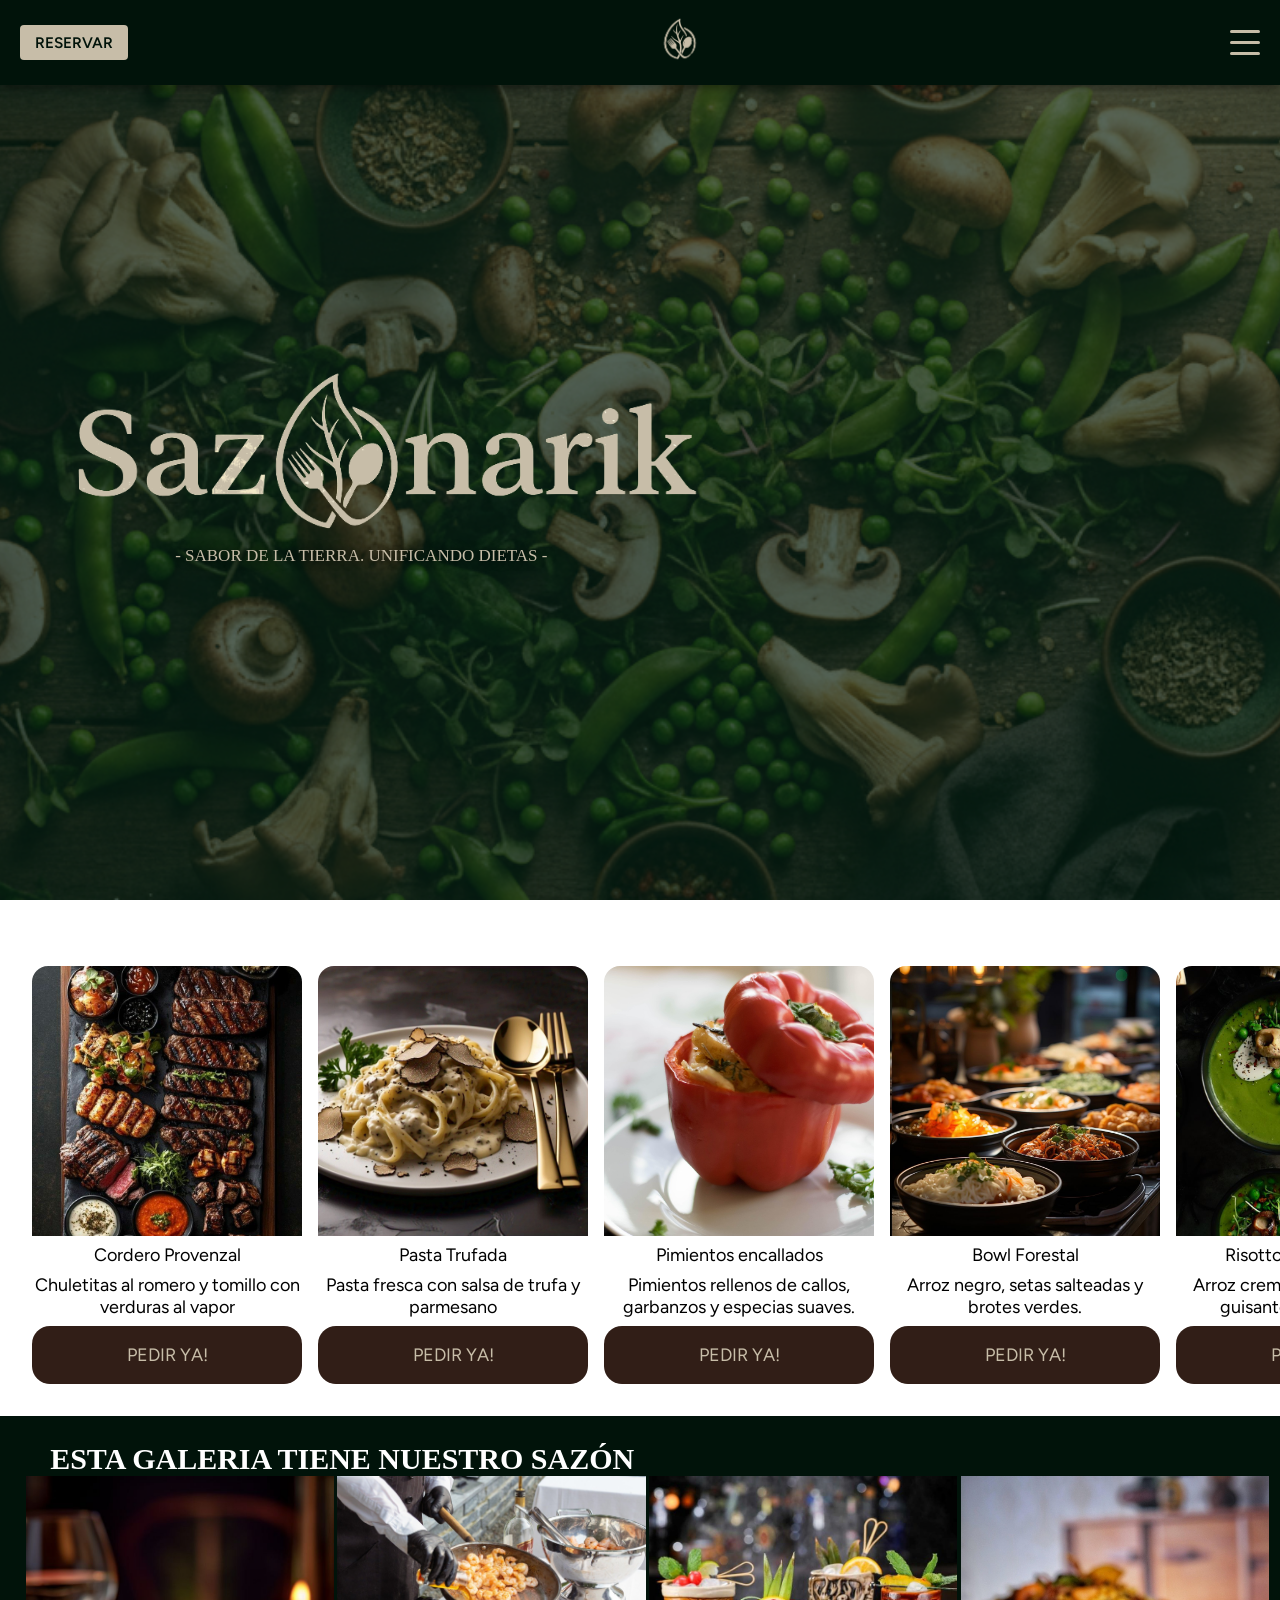
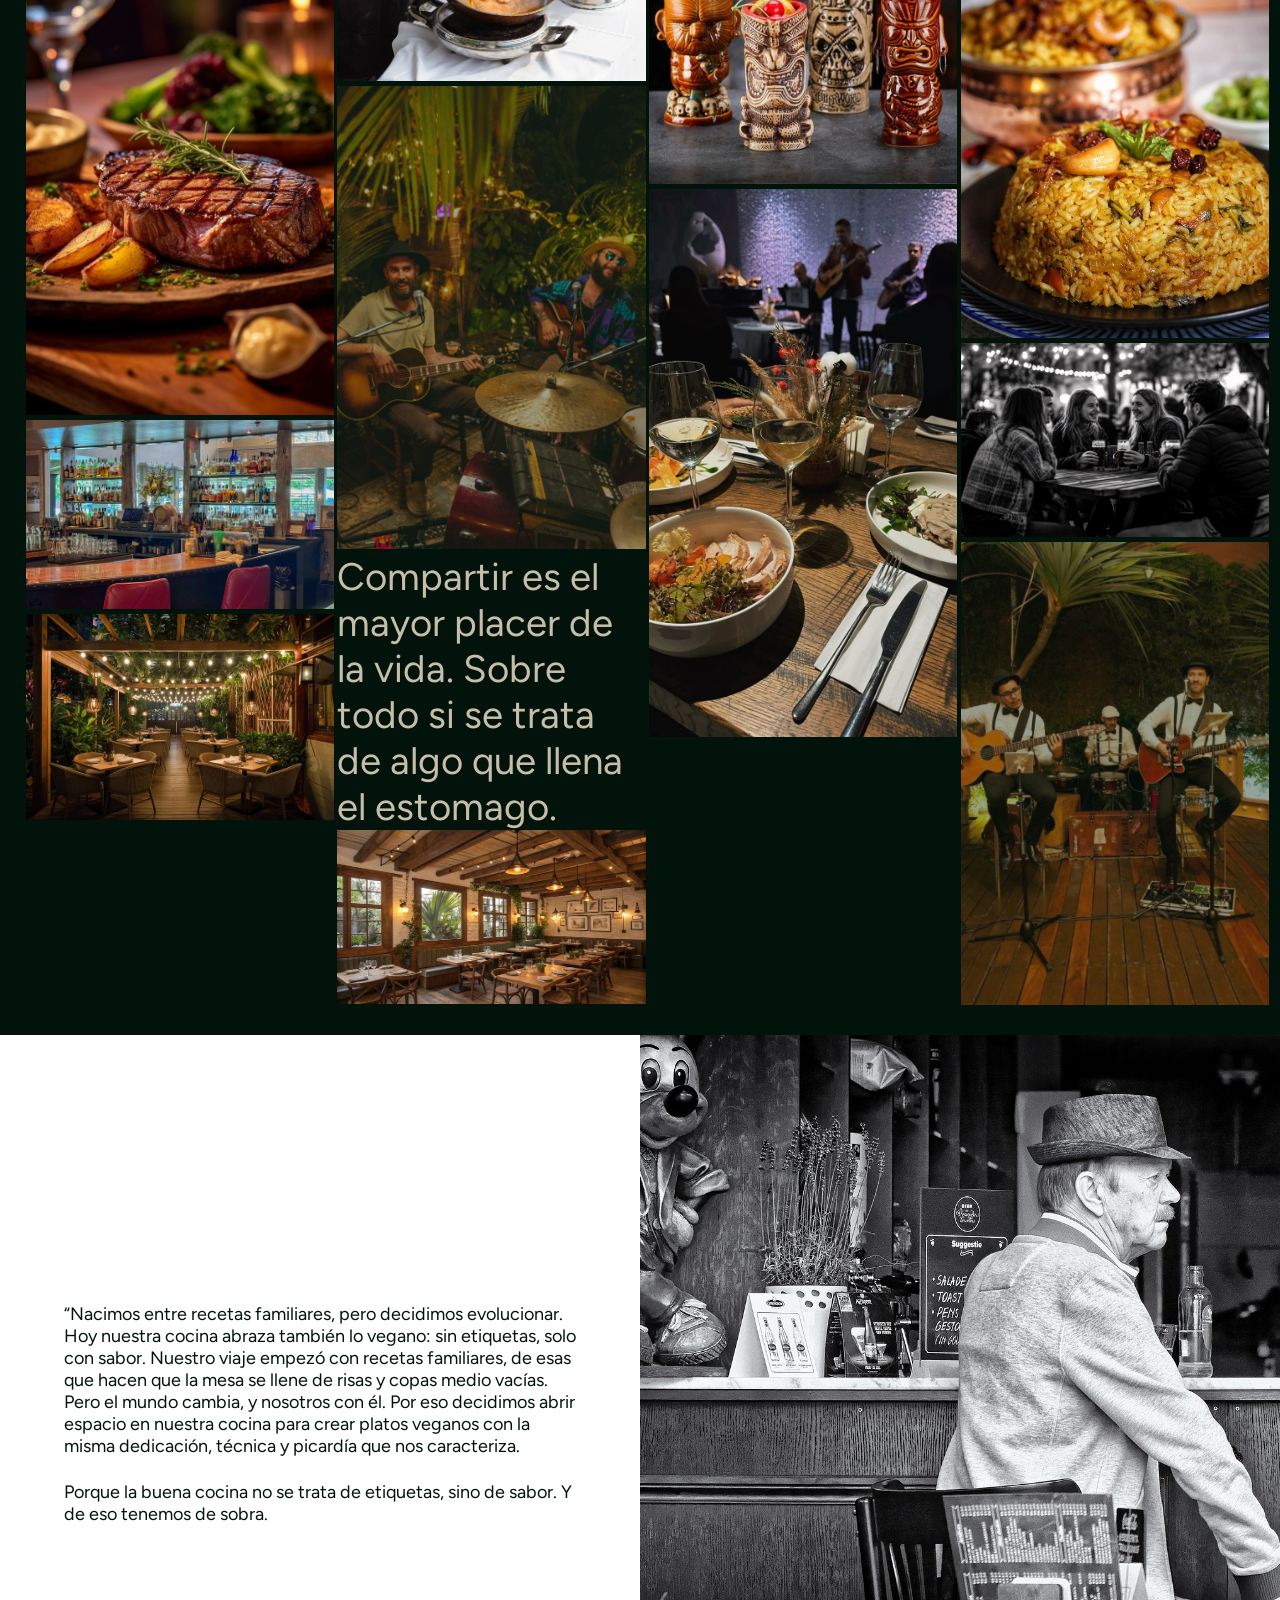
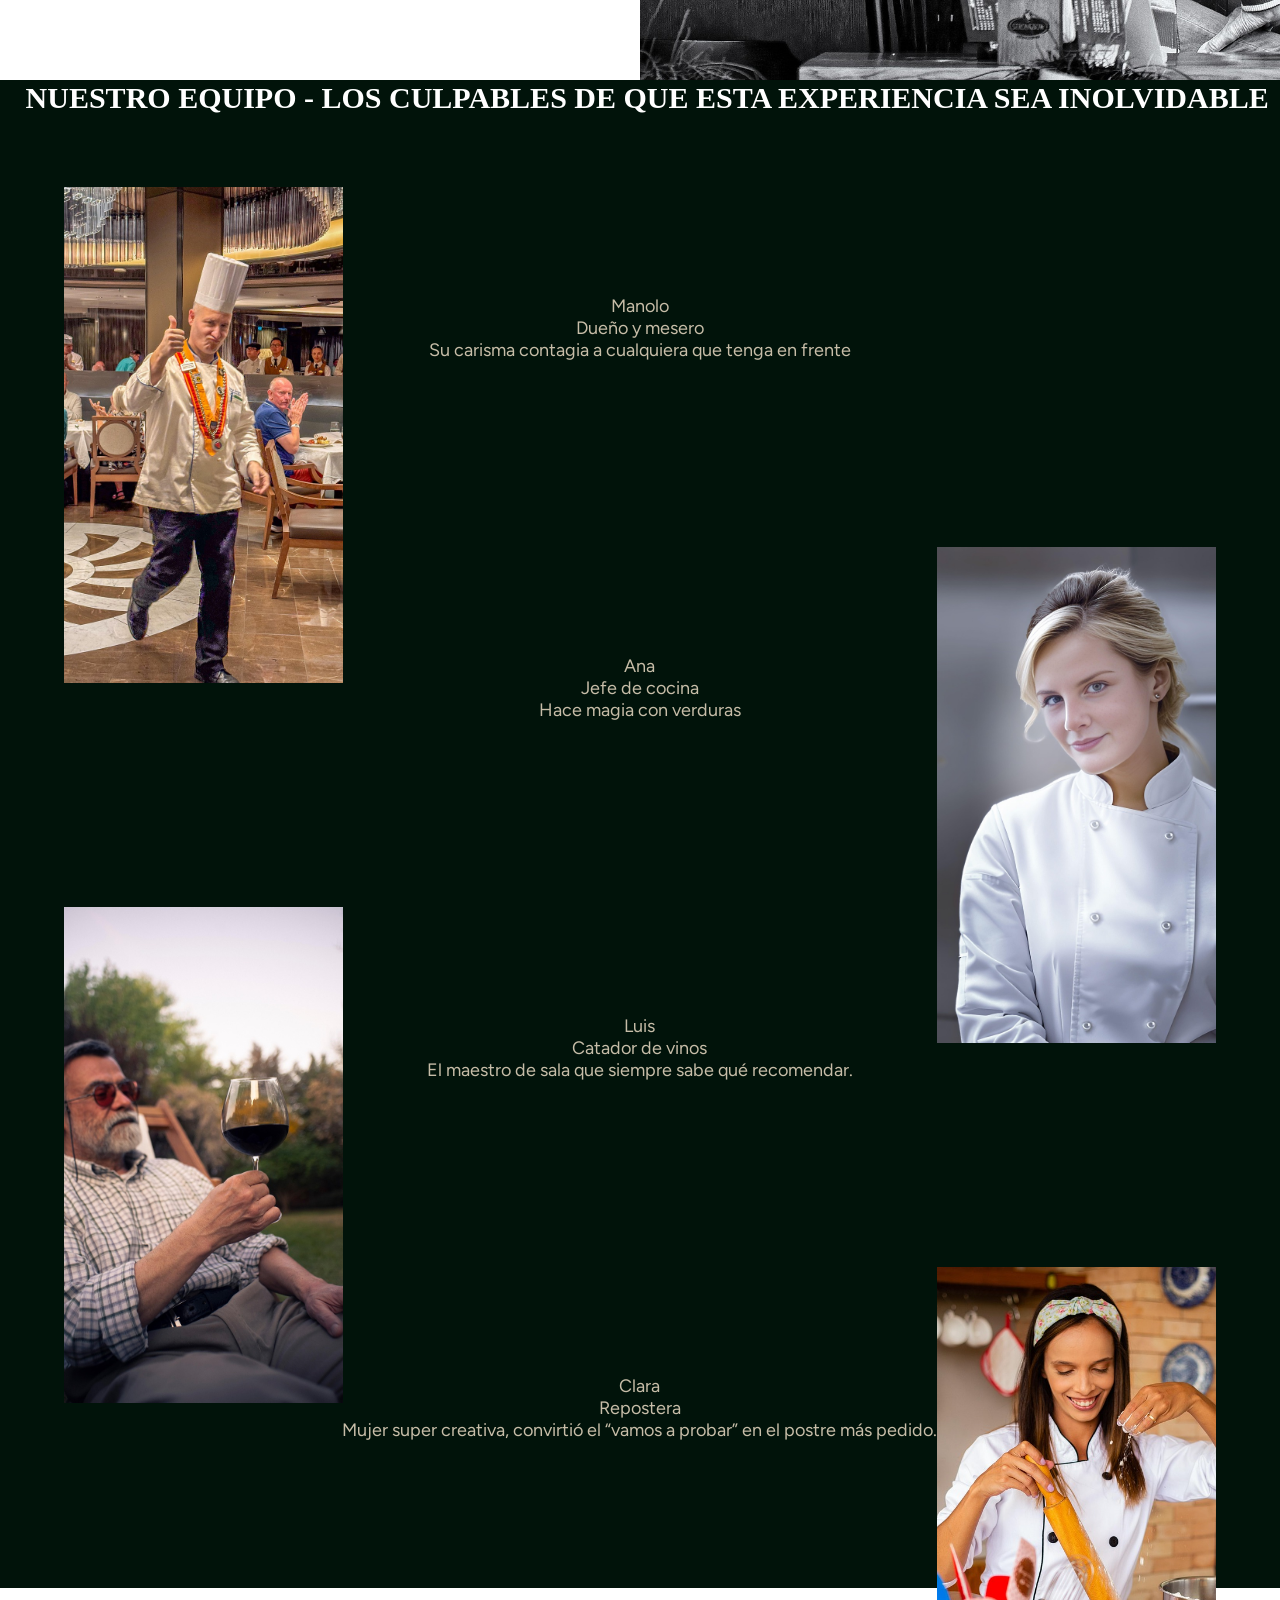
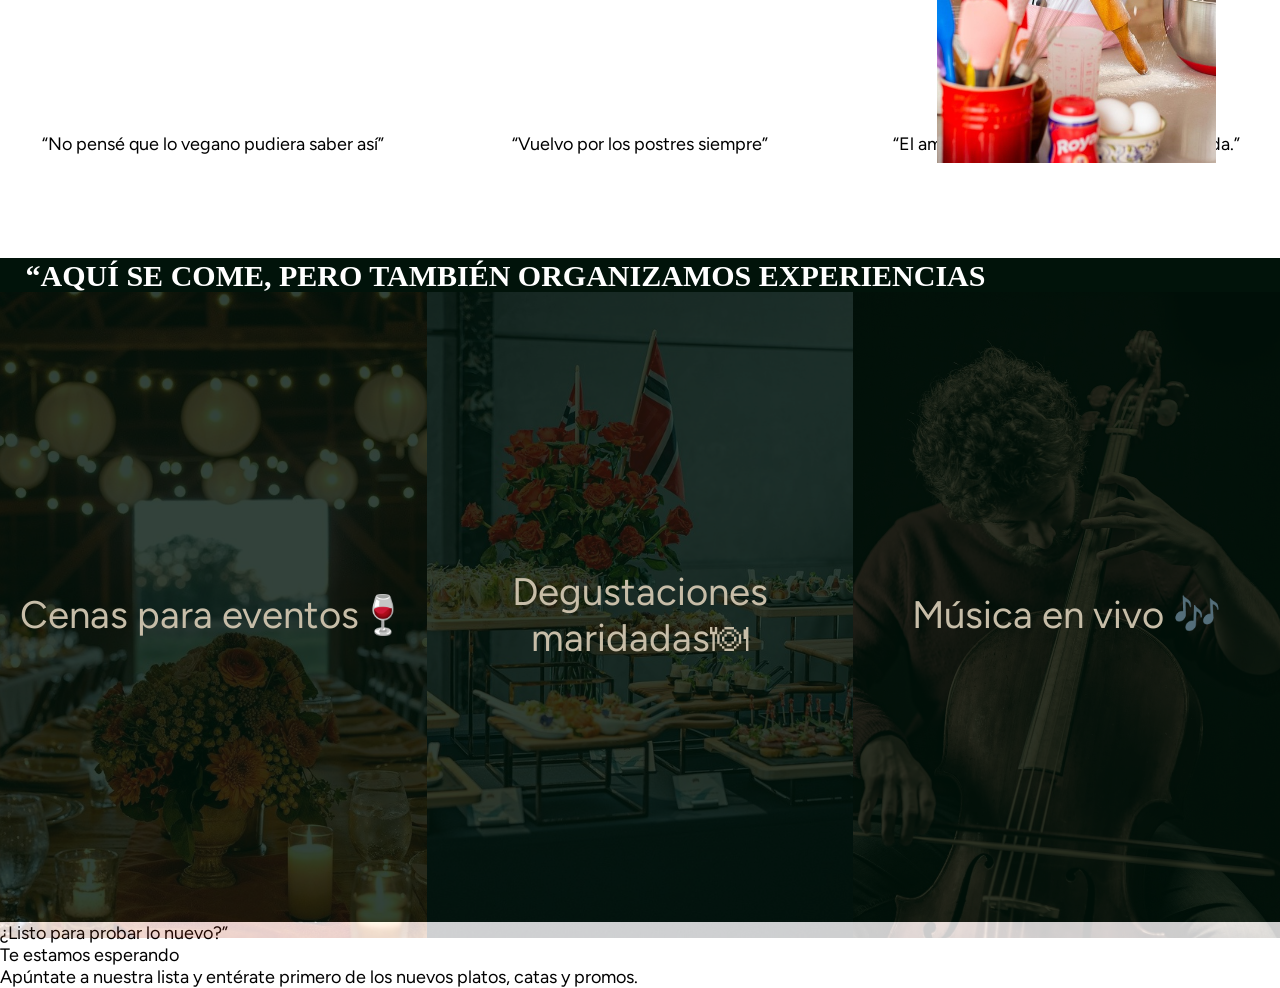
<file: index.html>
<!DOCTYPE html>
<html lang="es">

<head>
    <meta charset="UTF-8">
    <meta name="viewport" content="width=device-width, initial-scale=1.0">
    <title>Sazonarik</title>
    <link rel="stylesheet" href="style.css">
    <link rel="shortcut icon" href="img/logo/Logo.svg" type="image/x-icon">
</head>

<body>
    <header>
        <!-- HEADER -->
        <div class="main__header">
            <button class="reservar__header">Reservar</button>

            <a class="logo" href="#index.html">
                <img src="img/logo/Logoblanco.png" alt="">
            </a>
            <!-- Checkbox invisible que controla el menú -->
            <input type="checkbox" id="menulabel" class="menu-checkbox" />
            <label for="menulabel" class="menu-btn">
                <span></span>
                <span></span>
                <span></span>
            </label>
            <!-- MENÚ LATERAL -->
            <aside class="menu-side">
                <nav class="menu-links">
                    <a href="index.html">Inicio</a>
                    <a href="menu.html">Menú</a>
                    <a href="reservas.html">Reservas</a>
                    <a href="blog.html">Blog</a>
                    <a href="pedido.html">Pedidos / Domicilio</a>
                </nav>
            </aside>
        </div>
    </header>
    <!-- HERO PRINCIPAL  -->
    <main class="main main--index">

        <section class="hero__principal" id="inicio">
            <div class="hero__img">
                <div class="filtro"></div>
                <div class="hero__logo">
                    <p>- Sabor de la Tierra. Unificando dietas -</p>
                    <a class="logo2" href="#">
                        <img src="img/logo/sazonarik_logo2.png" alt="logo sazonarik">
                    </a>
                </div>

        </section>
        <section class="destacados" id="sectiondestacados">
            <h3 class="destacados__h3">“Especialidades Sazonarik”</h3>
            <div class="destacados__carrusel">
                <div class="destacados__group">
                    <div class="destacados__card">
                        <img src="img/comida/asado.jpg" alt="" class="destacados__img">
                        <p class="destacados__title">Cordero Provenzal</p>
                        <span>Chuletitas al romero y tomillo con verduras al vapor</span>
                        <a href="" class="destacados__link">Pedir YA!</a>
                    </div>
                    <div class="destacados__card">
                        <img src="img/comida/pasta-9637406_1280.jpg" alt="" class="destacados__img">
                        <p class="destacados__title">Pasta Trufada</p>
                        <span>Pasta fresca con salsa de trufa y parmesano</span>
                        <a href="" class="destacados__link">Pedir YA!</a>
                    </div>
                    <div class="destacados__card">
                        <img src="img/comida/stuffed-pepper-2255998_1280.jpg" alt="" class="destacados__img">
                        <p class="destacados__title">Pimientos encallados</p>
                        <span>Pimientos rellenos de callos, garbanzos y especias suaves.</span>
                        <a href="" class="destacados__link">Pedir YA!</a>
                    </div>
                    <div class="destacados__card">
                        <img src="img/comida/varios_platos.jpg" alt="" class="destacados__img">
                        <p class="destacados__title">Bowl Forestal</p>
                        <span>Arroz negro, setas salteadas y brotes verdes.</span>
                        <a href="" class="destacados__link">Pedir YA!</a>
                    </div>
                    <div class="destacados__card">
                        <img src="img/comida/sopa2.jpg" alt="" class="destacados__img">
                        <p class="destacados__title">Risotto Verde Intenso</p>
                        <span>Arroz cremoso con espinacas, guisantes y parmesano</span>
                        <a href="" class="destacados__link">Pedir YA!</a>
                    </div>
                </div>
            </div>
        </section>
        <section class="gridexperiencie section--dark">
            <h3 class=" gridexperiencie__h3">Esta galeria tiene nuestro sazón</h3>
            <div class="gridexperiencie__container">
                <img src="img/comida/carne3.jpg" alt="" class="gridexperiencie__image gridexperiencie__image--10">
                <img src="img/bar-8950560_1280.jpg" alt="" class="gridexperiencie__image gridexperiencie__image--3">
                <img src="img/comedor/comedor1.jpg" alt="" class="gridexperiencie__image gridexperiencie__image--2">
                <img src="img/food-9879117_1280.jpg" alt="" class="gridexperiencie__image gridexperiencie__image--5">
                <img src="img/comedor/filtro/1.png" alt="" class="gridexperiencie__image gridexperiencie__image--1">
                <span class="gridexperiencie__cta">Compartir es el mayor placer de la vida. Sobre todo si se trata de
                    algo que llena el estomago.</span>
                <img src="img/comedor/comedor2.jpg" alt="" class="gridexperiencie__image gridexperiencie__image--6">
                <img src="img/bebidas/bebidas_tiki.jpg" alt="" class="gridexperiencie__image gridexperiencie__image--9">
                <img src="img/comedor/3554bda2d9087101d5aae39c2c293f89.jpg" alt=""
                    class="gridexperiencie__image gridexperiencie__image--4">
                <img src="img/indian-restaurant-8266144_1280.jpg" alt=""
                    class="gridexperiencie__image gridexperiencie__image--8">
                <img src="img/ai-generated-9005137_1280.jpg" alt=""
                    class="gridexperiencie__image gridexperiencie__image--11">
                <img src="img/comedor/filtro/8.png" alt="" class="gridexperiencie__image gridexperiencie__image--7">
            </div>
        </section>
        <section class="historia">
            <div class="historia__left">
                <h3 class="historia__h2">De tradición a revolución (sin perder el buen gusto)</h3>
                <p class="historia__p">“Nacimos entre recetas familiares, pero decidimos evolucionar. Hoy nuestra
                    cocina abraza también lo vegano: sin etiquetas, solo con sabor.
                    Nuestro viaje empezó con recetas familiares, de esas que hacen que la mesa se llene de risas y
                    copas medio vacías. Pero el mundo cambia, y
                    nosotros con él. Por eso decidimos abrir espacio en nuestra cocina para crear platos veganos con
                    la misma dedicación, técnica y picardía que nos caracteriza.
                </p>
                <p class="historia__p">Porque la buena cocina no se trata de etiquetas, sino de sabor. Y de eso
                    tenemos de sobra.</p>
            </div>
            <div class="historia__right">
                <img src="img/comedor/otrocomedor.jpg" alt="" class="historia__img">
                <img src="img/antes-restaurante.jpg" alt="" class="historia__img historia__img--up">
            </div>
        </section>
        <section class="team section--dark">
            <h3 class="team__h3">Nuestro equipo - Los culpables de que esta experiencia sea inolvidable</h3>
            <article class="team__persona">
                <div class="team__textos">
                    <span class="team__name">Manolo</span>
                    <p class="team__cargo">Dueño y mesero</p>
                    <p class="team__description">Su carisma contagia a cualquiera que tenga en frente</p>
                </div>
                <img src="img/dueño.jpg" alt="" class="team__img team__img--left">
            </article>
            <article class="team__persona">
                <div class="team__textos">
                    <span class="team__name">Ana</span>
                    <p class="team__cargo">Jefe de cocina</p>
                    <p class="team__description">Hace magia con verduras</p>
                </div>
                <img src="img/chef.jpg" alt="" class="team__img team__img--right">
            </article>
            <article class="team__persona">
                <div class="team__textos">
                    <span class="team__name">Luis</span>
                    <p class="team__cargo">Catador de vinos</p>
                    <p class="team__description">El maestro de sala que siempre sabe qué recomendar.</p>
                </div>
                <img src="img/taster.jpg" alt="" class="team__img team__img--left">
            </article>
            <article class="team__persona">
                <div class="team__textos">
                    <span class="team__name">Clara</span>
                    <p class="team__cargo">Repostera</p>
                    <p class="team__description">Mujer super creativa, convirtió el “vamos a probar” en el postre más
                        pedido.</p>
                </div>
                <img src="img/repostera.jpg" alt="" class="team__img team__img--right">
            </article>
        </section>
        <section class="testimonios">
            <h3 class="testimonios__h3">Nuestros clientes lo dicen, no nosotros</h3>
            <article class="testimonios__carrusel">
                <p class="testimonios__text">“No pensé que lo vegano pudiera saber así”</p>
                <p class="testimonios__text">“Vuelvo por los postres siempre”</p>
                <p class="testimonios__text">“El ambiente es tan bueno como la comida.”</p>
            </article>
        </section>
        <section class="eventos section--dark">
            <h3 class="eventos__h3">“Aquí se come, pero también organizamos experiencias</h3>
            <div class="eventos__grid">
                <div class="eventos__container">
                    <p class="eventos__p">Cenas para eventos🍷</p>
                    <img src="img/video-9825949_1280.jpg" alt="" class="eventos__img">
                </div>
                <div class="eventos__container">
                    <p class="eventos__p">Degustaciones maridadas🍽</p>
                    <img src="img/snack-9386425_1280.jpg" alt="" class="eventos__img">
                </div>
                <div class="eventos__container">
                    <p class="eventos__p">Música en vivo 🎶</p>
                    <img src="img/musician-4061567_1280.jpg" alt="" class="eventos__img">
                </div>
            </div>
        </section>

    </main>
    <footer class="footer">
        <p>¿Listo para probar lo nuevo?”</p>
        <a href=""></a>
        <span>Te estamos esperando</span>
        <p>Apúntate a nuestra lista y entérate primero de los nuevos platos, catas y promos.</p>
    </footer>
    <!-- <script src="script.js"></script> -->
</body>

</html>
</file>
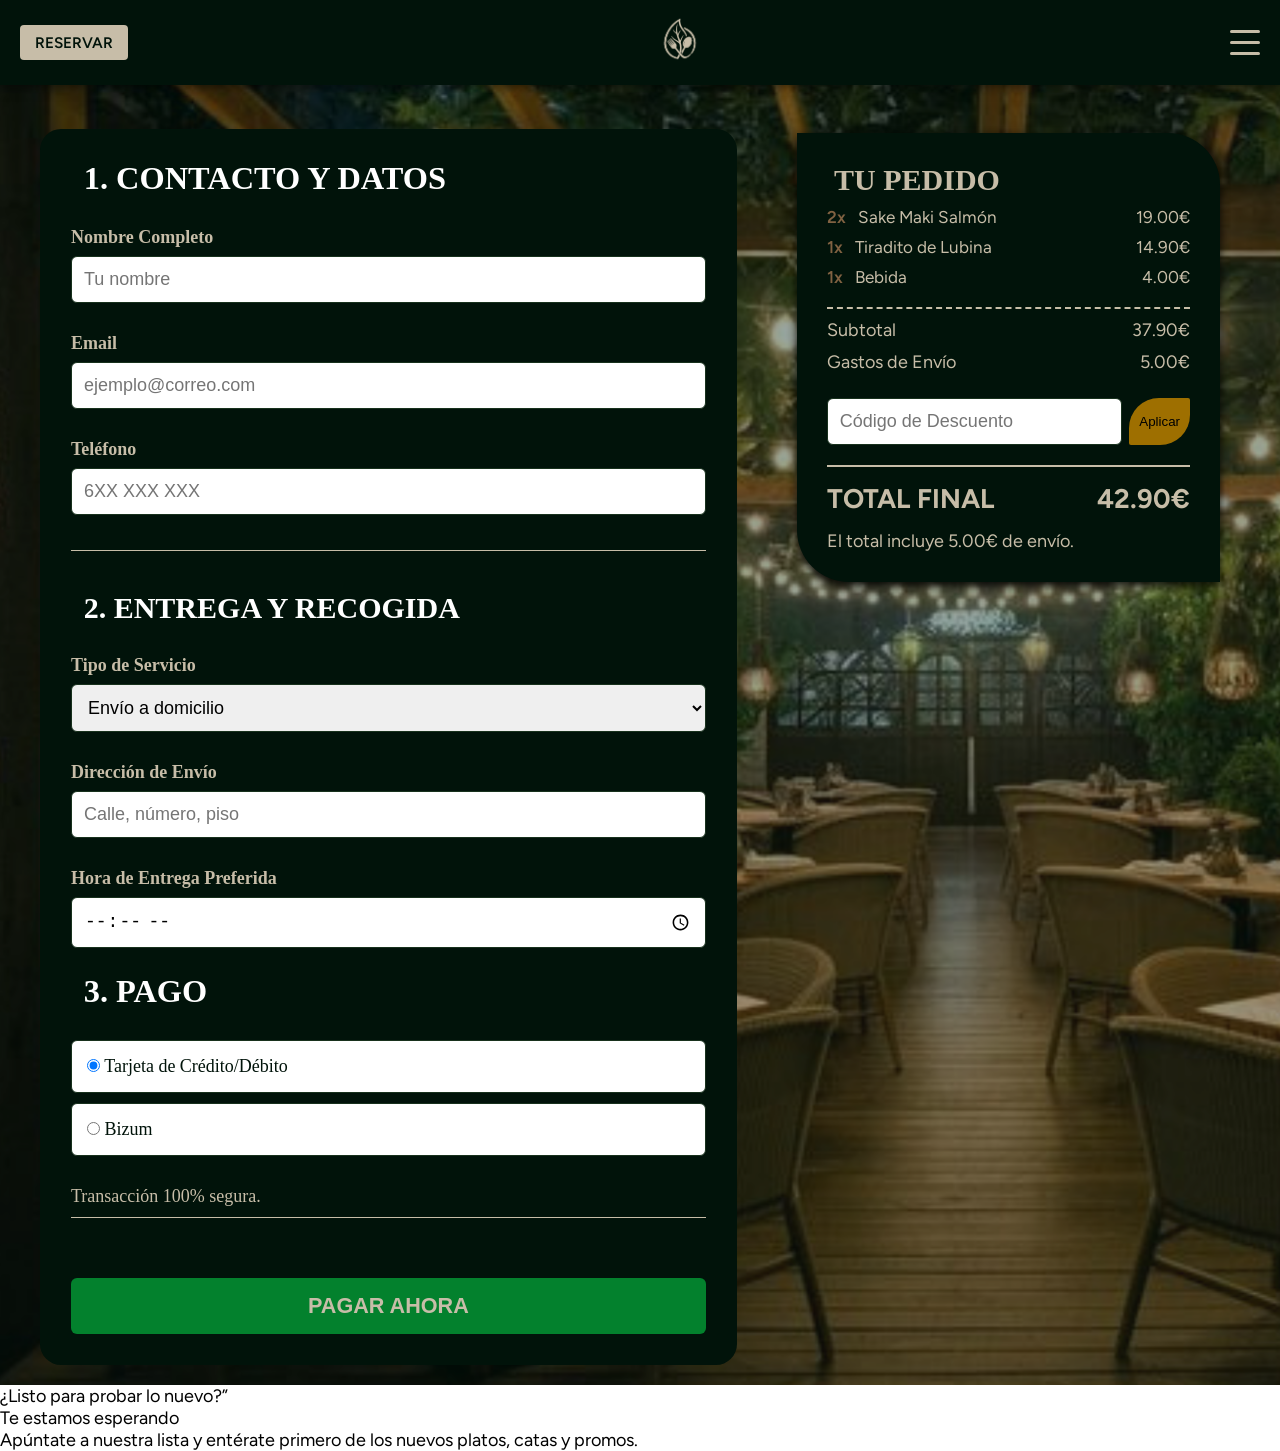
<file: carrito.html>
<!DOCTYPE html>
<html lang="es">

<head>
    <meta charset="UTF-8">
    <meta name="viewport" content="width=device-width, initial-scale=1.0">
    <title>Carrito</title>
    <link rel="stylesheet" href="style.css">
</head>

<body>
    <header>
        <!-- HEADER -->
        <div class="main__header">
            <button class="reservar__header">Reservar</button>

            <a class="logo" href="#index.html">
                <img src="img/logo/Logoblanco.png" alt="">
            </a>
            <!-- Checkbox invisible que controla el menú -->
            <input type="checkbox" id="menulabel" class="menu-checkbox" />
            <label for="menulabel" class="menu-btn">
                <span></span>
                <span></span>
                <span></span>
            </label>
            <!-- MENÚ LATERAL -->
            <aside class="menu-side">
                <nav class="menu-links">
                    <a href="index.html">Inicio</a>
                    <a href="menu.html">Menú</a>
                    <a href="reservas.html">Reservas</a>
                    <a href="blog.html">Blog</a>
                    <a href="pedido.html">Pedidos / Domicilio</a>
                </nav>
            </aside>
        </div>
    </header>

    <main class="main__carrito">

        <div class="checkout">
            <div class="progreso">
                <div class="progreso__1">1. Datos</div>
                <div class="progreso__2">2. Entrega</div>
                <div class="progreso__3">3. Pago</div>
                <div class="progreso__4">4. Confirmar</div>
            </div>

            <form class="formulario">

                <div class="formulario__cont">

                    <section class="formulario__section">
                        <h2>1. Contacto y Datos</h2>
                        <div class="cont__datos">
                            <label for="name">Nombre Completo</label>
                            <input type="text" id="name" name="name" required placeholder="Tu nombre">
                        </div>
                        <div class="cont__datos">
                            <label for="email">Email</label>
                            <input type="email" id="email" name="email" required placeholder="ejemplo@correo.com">
                        </div>
                        <div class="cont__datos">
                            <label for="phone">Teléfono</label>
                            <input type="tel" id="phone" name="phone" required placeholder="6XX XXX XXX">
                        </div>
                    </section>

                    <section class="checkout__section">
                        <h2>2. Entrega y Recogida</h2>
                        <div class="cont__datos">
                            <label>Tipo de Servicio</label>
                            <select class="checkout__opc" id="service-type" name="service-type">
                                <option value="delivery">Envío a domicilio</option>
                                <option value="pickup">Recogida en local</option>
                            </select>
                        </div>
                        <div class="cont__datos">
                            <label for="address">Dirección de Envío</label>
                            <input type="text" id="address" name="address" required placeholder="Calle, número, piso">
                        </div>
                        <div class="cont__datos">
                            <label for="hora__carrito">Hora de Entrega Preferida</label>
                            <input type="time" id="hora__carrito" name="hola__carrito">
                        </div>
                    </section>

                    <section class="formulario__section">
                        <h2>3. Pago</h2>
                        <div class="opciones__cont">
                            <label class="metodo__pago">
                                <input type="radio" name="payment" value="card" checked> Tarjeta de Crédito/Débito
                            </label>
                            <label class="metodo__pago">
                                <input type="radio" name="payment" value="bizum"> Bizum
                            </label>
                        </div>
                        <p class="mensaje__carrito">Transacción 100% segura.</p>
                    </section>

                    <button type="submit" class="btnpagar__carrito">PAGAR AHORA</button>

                </div>

                <div class="total__carrito">
                    <div class="total__cont">
                        <h3 class="total__cont--h3">Tu Pedido</h3>
                        <ul class="productos__carrito">
                            <li class="item__carrito"><span><span class="span__carrito">2x</span> Sake Maki
                                    Salmón</span>
                                <span>19.00€</span>
                            </li>
                            <li class="item__carrito"><span><span class="span__carrito">1x</span> Tiradito de
                                    Lubina</span>
                                <span>14.90€</span>
                            </li>
                            <li class="item__carrito"><span><span class="span__carrito">1x</span> Bebida</span>
                                <span>4.00€</span>
                            </li>
                        </ul>

                        <div class="total__cont2">
                            <div class="subtotal"><span>Subtotal</span> <span>37.90€</span></div>
                            <div class="subtotal"><span>Gastos de Envío</span> <span>5.00€</span></div>
                            <div class="subtotal cupon">
                                <input type="text" placeholder="Código de Descuento">
                                <button class="btn_pedido">Aplicar</button>
                            </div>
                        </div>

                        <div class="total__final">
                            <span>TOTAL FINAL</span>
                            <span>42.90€</span>
                        </div>

                        <p class="mensajefinal__carrito">El total incluye 5.00€ de envío.</p>
                    </div>
                </div>

            </form>

        </div>


    </main>
    <footer class="footer__carrito">
        <p>¿Listo para probar lo nuevo?”</p>
        <a href=""></a>
        <span>Te estamos esperando</span>
        <p>Apúntate a nuestra lista y entérate primero de los nuevos platos, catas y promos.</p>
    </footer>

    <!-- <script src="script.js"></script> -->
</body>

</html>
</file>
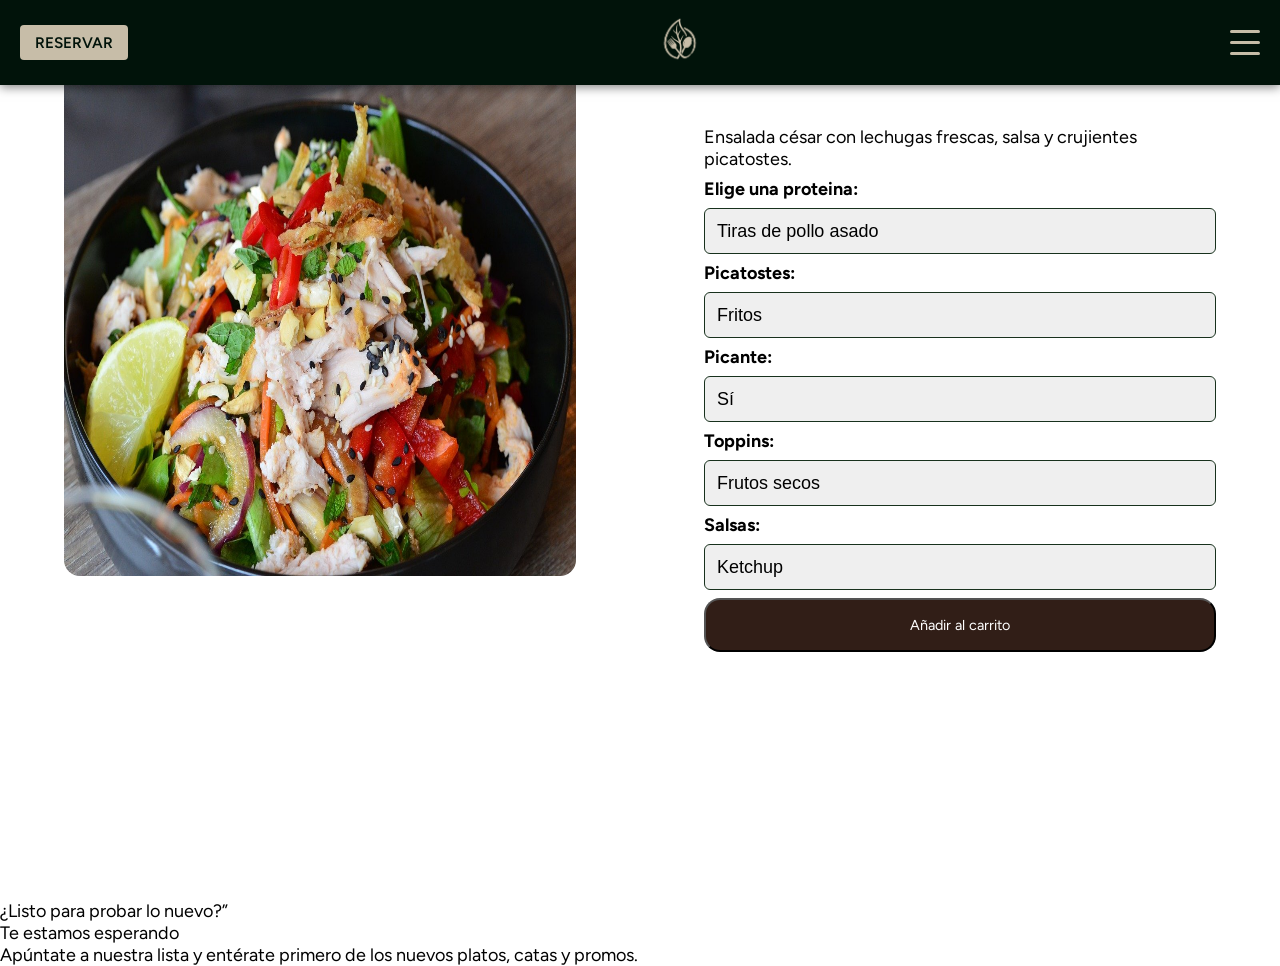
<file: pedido.html>
<!DOCTYPE html>
<html lang="es">

<head>
    <meta charset="UTF-8">
    <meta name="viewport" content="width=device-width, initial-scale=1.0">
    <title>Sazonarik</title>
    <link rel="stylesheet" href="style.css">
</head>

<body>
    <header class="header">
        <!-- HEADER -->
        <div class="main__header">
            <button class="reservar__header">Reservar</button>

            <a class="logo" href="#index.html">
                <img src="img/logo/Logoblanco.png" alt="">
            </a>
            <!-- Checkbox invisible que controla el menú -->
            <input type="checkbox" id="menulabel" class="menu-checkbox" />
            <label for="menulabel" class="menu-btn">
                <span></span>
                <span></span>
                <span></span>
            </label>
            <!-- MENÚ LATERAL -->
            <aside class="menu-side">
                <nav class="menu-links">
                    <a href="index.html">Inicio</a>
                    <a href="menu.html">Menú</a>
                    <a href="reservas.html">Reservas</a>
                    <a href="blog.html">Blog</a>
                    <a href="pedido.html">Pedidos / Domicilio</a>
                </nav>
            </aside>
        </div>


    </header>
    <main class="main main--pedido">
        <aside class="pedido__aside"><img src="img/comida/colorful-salad-9506373_1280.jpg" alt="" class="pedido__img">
        </aside>
        <section class="pedido">
            <form action="" class="pedido__form">
                <h2 class="pedido__h2">Ensalada Coliseo</h2>
                <p class="pedido__description">Ensalada césar con lechugas frescas, salsa y crujientes picatostes.</p>
                <p class="pedido__span">Elige una proteina:</p>
                <select class="pedido__proteina">
                    <option value="pollo">Tiras de pollo asado</option>
                    <option value="tofu">Tofu marinado al limón</option>
                </select>
                <p class="pedido__span">Picatostes:</p>
                <select class="pedido__picatostes">
                    <option value="picafritos">Fritos</option>
                    <option value="picatostados">Tostados</option>
                </select>
                <p class="pedido__span">Picante:</p>
                <select class="pedido__picante">
                    <option value="sipicante">Sí</option>
                    <option value="nopicante">No</option>
                </select>
                <p class="pedido__span">Toppins: </p>
                <select class="pedido__toppins">
                    <option value="frutossecos">Frutos secos</option>
                    <option value="sesamo">Semillas de sesamo</option>
                </select>
                <p class="pedido__span">Salsas: </p>
                <select class="pedido__salsas">
                    <option value="ketchup">Ketchup</option>
                    <option value="mostazamiel">Mostaza y miel</option>
                    <option value="mangocurry">Mango y curry</option>
                    <option value="mayonesa">mayonesa</option>
                </select>
                <input type="button" value="Añadir al carrito" class="pedido__btn">
            </form>
        </section>
    </main>
    <footer class="footer">
        <p>¿Listo para probar lo nuevo?”</p>
        <a href=""></a>
        <span>Te estamos esperando</span>
        <p>Apúntate a nuestra lista y entérate primero de los nuevos platos, catas y promos.</p>
    </footer>
    <!-- <script src="script.js"></script> -->
</body>

</html>
</file>
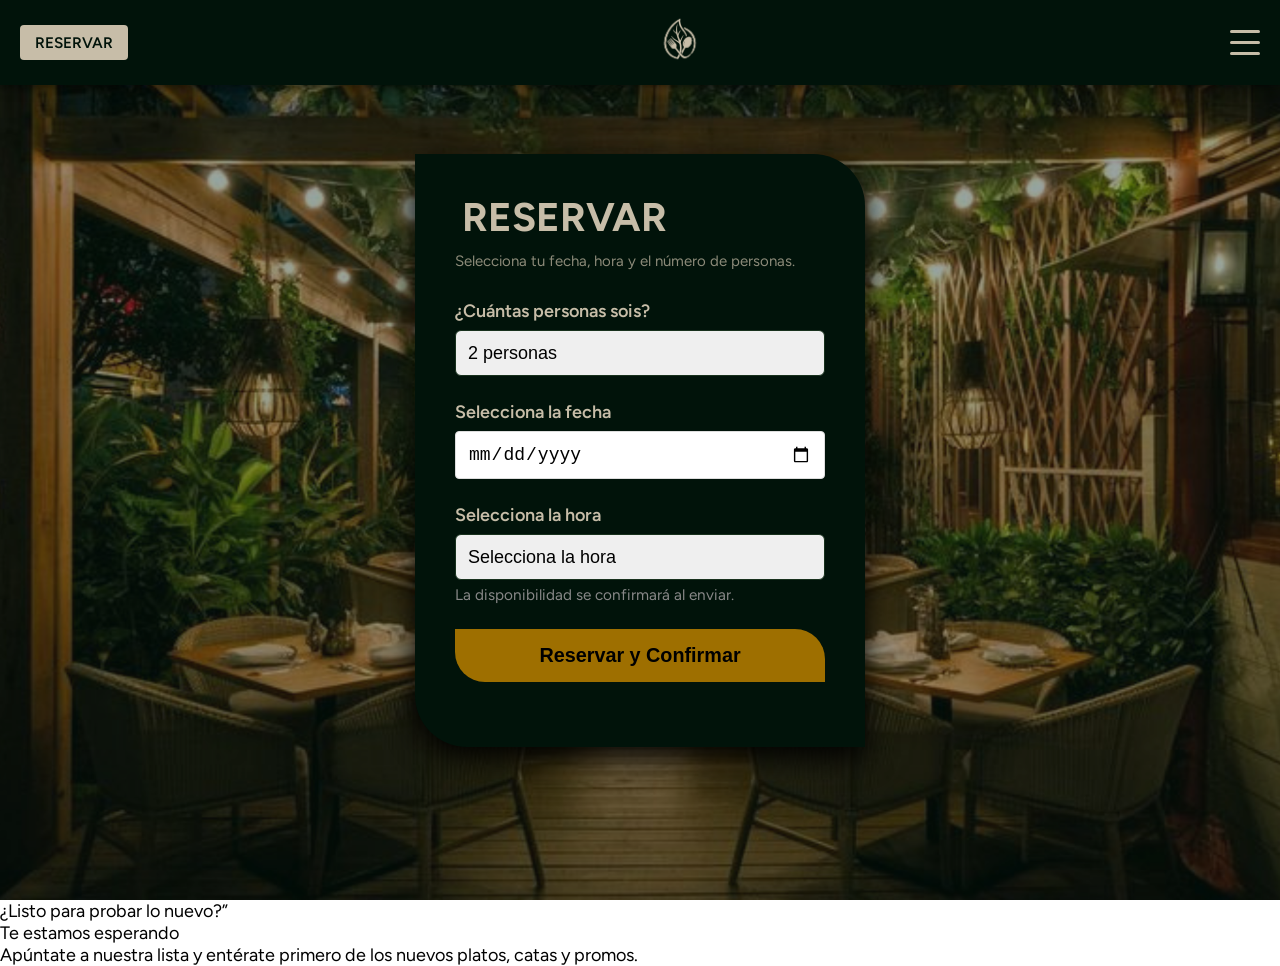
<file: reservas.html>
<!DOCTYPE html>
<html lang="es">

<head>
    <meta charset="UTF-8">
    <meta name="viewport" content="width=device-width, initial-scale=1.0">
    <title>Reserva</title>
    <link rel="stylesheet" href="style.css">
</head>

<body>
    <header>
        <!-- HEADER -->
        <div class="main__header">
            <button class="reservar__header">Reservar</button>

            <a class="logo" href="#index.html">
                <img src="img/logo/Logoblanco.png" alt="">
            </a>
            <!-- Checkbox invisible que controla el menú -->
            <input type="checkbox" id="menulabel" class="menu-checkbox" />
            <label for="menulabel" class="menu-btn">
                <span></span>
                <span></span>
                <span></span>
            </label>
            <!-- MENÚ LATERAL -->
            <aside class="menu-side">
                <nav class="menu-links">
                    <a href="index.html">Inicio</a>
                    <a href="menu.html">Menú</a>
                    <a href="reservas.html">Reservas</a>
                    <a href="blog.html">Blog</a>
                    <a href="pedido.html">Pedidos / Domicilio</a>
                </nav>
            </aside>
        </div>
    </header>
    <main class="main__reserva">
        <div class="reserva__cont">

            <header class="reserva__header">
                <h1>Reservar</h1>
                <p>Selecciona tu fecha, hora y el número de personas. </p>
            </header>

            <form action="">

                <div class="reserva__datos">
                    <label for="reserva__personas">¿Cuántas personas sois?</label>
                    <select id="reserva__personas" name="reserva__personas" required>
                        <option value="2" selected>2 personas</option>
                        <option value="3">3 personas</option>
                        <option value="4">4 personas</option>
                        <option value="6">6 personas</option>
                    </select>
                </div>

                <div class="reserva__datos">
                    <label for="reserva__fecha">Selecciona la fecha</label>
                    <input type="date" id="reserva__fecha" name="reserva__fecha" required>
                </div>

                <div class="reserva__datos">
                    <label for="reserva__hora">Selecciona la hora</label>
                    <select id="reserva__hora" name="reserva__hora" required>
                        <option value="" disabled selected>Selecciona la hora</option>
                        <option value="19:00">19:00</option>
                        <option value="19:30">19:30</option>
                        <option value="20:00">20:00</option>
                        <option value="20:30">20:30</option>
                        <option value="21:00">21:00</option>
                        <option value="21:30">21:30</option>
                    </select>
                    <p class="reserva__mensaje">La disponibilidad se confirmará al enviar.</p>
                </div>

                <div class="reserva__datos action-step">
                    <button type="submit" class="reserva__btn">Reservar y Confirmar</button>
                </div>

            </form>

        </div>
        </form>
    </main>

    <footer class="footer__reservas">
        <p>¿Listo para probar lo nuevo?”</p>
        <a href=""></a>
        <span>Te estamos esperando</span>
        <p>Apúntate a nuestra lista y entérate primero de los nuevos platos, catas y promos.</p>
    </footer>
    <!-- <script src="script.js"></script> -->
</body>

</html>
</file>
<file: style.css>
@font-face {
    font-family: 'Tangerine';
    src: url(fonts/Tangerine/Tangerine-Regular.ttf);
}

@font-face {
    font-family: 'TangerineBold';
    src: url(fonts/Tangerine/Tangerine-Bold.ttf);
}

@font-face {
    font-family: 'Figtree';
    src: url(fonts/Figtree/Figtree-VariableFont_wght.ttf);
}

@font-face {
    font-family: 'FigtreeItalic';
    src: url(fonts/Figtree/Figtree-Italic-VariableFont_wght.ttf);
}

:root {
    font-size: 18px;
    font-family: 'Figtree';
    scroll-behavior: smooth;
    scroll-snap-type: y mandatory;
    --verde-oscuro: #01130a;
    --verde-apagado: #18311D;
    --verde-medio: #104C30;
    --verde-claro: #03812D;
    --verde-neon: #0BDA51;
    --marron-oscuro: #311E17;
    --marron-medio: #816242;
    --naranja-pastel: #C7BDA8;
}

* {
    margin: 0;
    padding: 0;
    box-sizing: border-box;
}

*::-webkit-scrollbar {
    display: none;
}

/* ////////  CLASES GLOBALES ///////////*/
h1,
h2,
h3 {
    position: relative;
    display: inline;
    font-family: 'TangerineBold';
    overflow: hidden;
    font-size: 3rem;
    padding: 2%;
    transition: 1s ease-in;
}

h1::after,
h2::after,
h3::after {
    content: "";
    border-bottom: 2px solid var(--verde-neon);
    width: 100%;
    opacity: 0;
    position: absolute;
    bottom: 16px;
    left: 0;
}

.section--dark {
    background-color: var(--verde-oscuro);
    color: var(--naranja-pastel);
}

h2:hover::after {
    opacity: 1;
    /* border-bottom: 2px solid var(--verde-neon); */
}

/* /////////--------- HEADER -------- /////////*/

.main__header {
    position: fixed;
    top: 0;
    left: 0;
    width: 100%;
    background-color: var(--verde-oscuro);
    display: flex;
    justify-content: space-between;
    align-items: center;
    padding: 15px 20px;
    z-index: 1000;
    box-shadow: 0 2px 10px rgba(0, 0, 0, 0.5);
}

.logo img {

    width: auto;
    height: 50px;
}


.reservar__header {
    /* padding: 10px;
    text-transform: uppercase; */
    background-color: var(--naranja-pastel);
    color: var(--verde-oscuro);
    padding: 8px 15px;
    border: none;
    border-radius: 4px;
    font-weight: 600;
    cursor: pointer;
    text-transform: uppercase;
    font-family: 'Figtree', sans-serif;
    font-size: 0.85rem;
}

.reservar__header:hover {
    background-color: var(--verde-claro);
    color: white;
}

/* ===== BOTÓN HAMBURGUESA ===== */
.menu-btn {
    width: 30px;
    height: 25px;
    display: flex;
    flex-direction: column;
    justify-content: space-between;
    cursor: pointer;
    z-index: 1100;
    margin: 0;
}

.menu-btn span {
    height: 3px;
    width: 100%;
    background-color: var(--naranja-pastel);
    border-radius: 3px;
    transition: transform 0.3s;
}

.menu-checkbox {
    display: none;
}


.menu-side {
    position: fixed;
    top: 0;
    right: 0;
    width: 190px;
    height: 100vh;
    background-color: var(--verde-oscuro);
    color: var(--naranja-pastel);
    transform: translateX(100%);
    /* Oculto fuera de la pantalla */
    z-index: 1050;
    display: flex;
    flex-direction: column;
    padding-top: 80px;
}

.menu-checkbox:checked~.menu-side {
    transform: translateX(0);
    /* Cuando la casilla de verificación (checkbox) del menú esté marcada,
   haz que el menú lateral aparezca completamente en la pantalla. */
    /* :checked:  pseudo-clase . sselecciona el elemento solo cuando está en su estado "marcado".*/
}


/* ===== ENLACES DEL MENÚ ===== */
.menu-links {
    display: flex;
    flex-direction: column;
    padding: 30px;
    gap: 25px;
}

.menu-links a {
    text-decoration: none;
    color: var(--naranja-pastel);
    font-size: 20px;
    text-transform: uppercase;
    letter-spacing: 1px;

}

.menu-links a:hover {
    color: var(--marron-medio);
}

/* ===== ANIMACIÓN DEL ICONO HAMBURGUESA ===== */
.menu-checkbox:checked+.menu-btn span:nth-child(1) {
    transform: rotate(45deg) translate(5px, 5px);
}

.menu-checkbox:checked+.menu-btn span:nth-child(2) {
    opacity: 0;
}

.menu-checkbox:checked+.menu-btn span:nth-child(3) {
    transform: rotate(-45deg) translate(6px, -6px);
}


.hero__img {
    position: relative;
    min-height: 100vh;
    background-image: url("img/comida/gemini.png");
    background-size: cover;
    background-position: center;

}

.logo2 img {
    width: auto;
    max-height: 470px;

}

.filtro {
    width: 100%;
    min-height: 100vh;
    background-color: #021c10a5;
}

.hero__logo {
    position: absolute;
    top: 50%;
    left: 30%;
    transform: translate(-50%, -50%);
    text-align: center;
    text-shadow: 0 0 10px rgba(0, 0, 0, 0.9);

}


.hero__logo p {
    font-size: 17px;
    position: absolute;
    top: 70%;
    left: 25%;
    font-family: '';
    color: var(--naranja-pastel);
    text-transform: uppercase;
}


/* a {
    transition: border 1s ease-out cubic;
}

a:hover {
    border: 2px solid #750075;
} */

/* ///////////////     RESERVAS       ////////////// */

.main__reserva {
    font-family: 'Figtree';
    background-image: url(img/comedor/filtro/salon1.png);
    color: var(--naranja-pastel);
    display: flex;
    justify-content: center;
    align-items: center;
    min-height: 100vh;
    background-size: cover;
    background-position: center;
}

.reserva__cont {
    background-color: var(--verde-oscuro);
    padding: 40px;
    border-radius: 0px 52px 0px;
    box-shadow: 0 10px 30px black;
    width: 100%;
    max-width: 450px;


}

.reserva__header h1 {
    color: var(--naranja-pastel);
    font-size: 40px;
    font-family: 'Figtree';
    text-transform: uppercase;
}

.reserva__header p {
    margin-top: 10px;
    margin-bottom: 30px;
    opacity: 0.7;
    font-size: 15px;
}

/* --- Estilos  --- */
.reserva__datos {
    margin-bottom: 25px;
}

.reserva__datos label {
    display: block;
    margin-bottom: 8px;
    font-weight: 600;
    font-size: 1rem;
    color: var(--color-primary);
}

/* Estilo para todos los Inputs y Selects */

input[type="date"],
select {
    width: 100%;
    padding: 12px;
    border: 1px solid #dddddd;
    border-radius: 4px;
    font-size: 1rem;
    background-color: var(--);
    transition: border-color 0.3s, box-shadow 0.3s;
    /* Esto es clave para estilizar el selector nativo: */
    appearance: none;
    -webkit-appearance: none;
}

input[type="date"]:focus,
select:focus {
    border-color: var(--);
    box-shadow: 0 0 0 2px rgba(231, 111, 81, 0.2);
    outline: none;
}

.reserva__mensaje {
    display: block;
    margin-top: 5px;
    font-size: 0.85rem;
    color: #888888;
}

/* --- Botón Reserva --- */

.reserva__btn {
    width: 100%;
    padding: 15px;
    background-color: #9e6f00;

    border: none;
    border-radius: 0px 30px 0px;
    font-size: 1.1rem;
    font-weight: 700;
    cursor: pointer;
    transition: background-color 0.3s, transform 0.1s;
}

.reserva__btn:hover {
    background-color: #d15a40;
    transform: translateY(-1px);
}

.checkout__section h1,
h2,
h3 {
    position: relative;
    overflow: hidden;
    color: white;
    text-transform: uppercase;
    font-family: '';
    font-size: 30px;
}



/* h1::after,
h2::after,
h3::after {
    content: "";
    border-bottom: 2px solid var(--verde-neon);
    width: 100%;
    position: absolute;
    bottom: -1px;
    left: -100%;
    transition: 1s left ease;
} */

/* h1:hover h1::after,
h2:hover h2::after,
h3:hover h3::after {
    left: 0;
    } */

.menu__h2:hover::after {
    left: 0%;
}

/* //////////////////// INDEX  ////////////////// */
.main--index {
    min-height: 100vh;
}

.destacados {
    text-align: center;
}

.destacados__carrusel {
    display: flex;
    gap: 16px;
    flex-wrap: nowrap;
}

.destacados__group {
    padding: 32px;
    display: flex;
    gap: 16px;
    animation: spin 30s infinite linear;
}

.destacados__card {
    flex: 0 0 15em;
    border-radius: 16px;
    background-color: white;
    overflow: hidden;
    display: flex;
    flex-direction: column;
    justify-content: space-between;
    gap: 8px;
}

.destacados__img {
    width: 100%;
    object-fit: cover;
    aspect-ratio: 1/1;
}

.destacados__link {
    width: 100%;
    color: var(--naranja-pastel);
    text-decoration: none;
    text-transform: uppercase;
    padding: 1em;
    border-radius: 1em;
    background-color: var(--marron-oscuro);
}

/* .destacados__link:active {} */

.historia {
    display: flex;
    color: var(--verde-oscuro);
}

.historia__left,
.historia__right {
    width: 50%;
}

.historia__left {
    display: flex;
    flex-direction: column;
    justify-content: center;
    gap: 24px;
    padding: 5%;
}

.historia__right {
    position: relative;
    top: 0;
}

.historia__img {
    width: 100%;
    height: 100%;
    aspect-ratio: 1 / 1;
    object-fit: cover;
}

.historia__img--up {
    position: absolute;
    top: 0;
    right: 0;
    height: 100%;
    animation: historia__img--up 20s 5s infinite;
}

.gridexperiencie {
    padding: 2vw;
}

.gridexperiencie__container {
    position: relative;
    columns: 4;
}

.gridexperiencie__image {
    width: 105%;
    transition: border 0.5s ease-in-out;
}

.gridexperiencie__image:hover {
    border: 1px solid var(--verde-neon);
}

.gridexperiencie__cta {
    font-size: 3vw;
}

.team__persona {
    position: relative;
    height: 40vh;
    padding: 3vw;
    display: flex;
    justify-content: center;
}

.team__textos {
    width: 50%;
    display: flex;
    flex-direction: column;
    justify-content: center;
    align-items: center;

}

.team__img {
    position: absolute;
    max-width: 279px;
    aspect-ratio: 9 / 16;
    object-fit: cover;
}

.team__img--left {
    left: 64px;
}

.team__img--right {
    right: 64px;
}

.testimonios {
    height: 30vh;
}

.testimonios__carrusel {
    display: flex;
    height: 90%;
    align-items: center;
}

.testimonios__text {
    width: 100%;
    text-align: center;
}

.eventos__grid {
    height: 70vh;
    display: grid;
    grid-template-columns: repeat(3, 1fr);
}

.eventos__container {
    position: relative;
}

.eventos__container:hover .eventos__p {
    opacity: 0;
}

.eventos__container:hover .eventos__img {
    opacity: 1;
}

.eventos__p {
    position: absolute;
    width: 100%;
    height: 100%;
    z-index: 1;
    font-size: 3vw;
    display: flex;
    flex-direction: column;
    justify-content: center;
    text-align: center;
    transition: opacity 0.5s ease-in;
}

.eventos__img {
    width: 100%;
    height: 100%;
    object-fit: cover;
    opacity: 0.2;
    transition: opacity 0.5s ease-in;
}

.ctafinal {
    padding: 5vw;
    display: flex;
    flex-direction: column;
    align-items: center;
    gap: 1em;
}

/* //////////////////// MENU  ////////////////// */

.menu__h2 {
    scroll-snap-type: both mandatory;
}

.menu__nav {
    padding: 16px;
    display: flex;
    justify-content: space-around;
    align-items: 16px;
    gap: 16px;
    list-style-type: none;
}

.menu__enlace {
    text-decoration: none;
}


.menu__group {
    padding: 3em;
    min-height: 35vh;
    display: grid;
    grid-template-columns: repeat(5, 1fr);
    gap: 1vw;
}

.menu__card {
    text-align: center;
}

.menu__img {
    width: 100%;
}

/* //////////////////// PEDIDO  ////////////////// */
.main--pedido {
    display: flex;
    min-height: 100vh;
}

.pedido__aside,
.pedido {
    position: relative;
    width: 50%;
    padding: 5vw;
}

.pedido__img {
    aspect-ratio: 1/1;
    width: 100%;
    position: sticky;
    top: 3vh;
    border-radius: 16px;
}

.pedido__form {
    display: flex;
    flex-direction: column;
    gap: 8px;
}

.pedido__span {
    font-weight: bold;
}

.pedido__btn {
    padding: 16px;
    border-radius: 16px;
    background-color: var(--marron-oscuro);
    color: white;
    font-family: 'Figtree';
    font-size: 0.8rem;
}

/* ///////// CARRITO /////// */

.main__carrito {
    font-family: 'Figtree';
    background-image: url(img/comedor/filtro/salon1.png);
    color: var(--naranja-pastel);
    margin: 0;
    padding: 20px;
    background-size: cover;
}

.checkout {
    max-width: 1200px;
    margin: 0 auto;
}

/* --- BARRA DE PROGRESO (Estática) --- */
.progreso {
    display: flex;
    justify-content: space-between;
    padding: 20px 0;
    margin-bottom: 30px;
    border-bottom: 1px solid var(--naranja-pastel);
    color: var(--naranja-pastel);
}

.progreso .step.completed::before {

    position: absolute;
    bottom: -1px;
    left: 0;
    width: 100%;
    height: 3px;
    background-color: var(--naranja-pastel);
}

/* --- COLUMNAS --- */
.formulario {
    display: flex;
    flex-direction: column;
    /* Móvil se apila */
    gap: 40px;
}

/* COLUMNA IZQUIERDA: FORMULARIO */
.formulario__cont {
    margin-top: 16px;
    border-radius: 21px;
    padding: 31px;
    background-color: var(--verde-oscuro);
    font-family: '';
}

.formulario__section {
    margin-bottom: 40px;
    padding-bottom: 10px;
    border-bottom: 1px solid var(--naranja-pastel);
}

.formulario__section h2 {
    font-family: '';
    color: white;
    font-size: 1.8rem;
    margin-bottom: 25px;
    text-transform: uppercase;
    margin-bottom: 10px;
}

/* Estilo de Inputs y Grupos */
.cont__datos {
    margin-bottom: 25px;
    margin-top: 30px;
}

.cont__datos label {
    display: block;
    margin-bottom: 8px;
    font-weight: 600;
    color: var(--naranja-pastel);
}

.checkout__opc {
    appearance: auto;
}

input[type="text"],
input[type="email"],
input[type="tel"],
input[type="time"],
select {
    width: 100%;
    margin-right: 7px;
    padding: 12px;
    border: 1px solid var(--verde-apagado);
    border-radius: 6px;
    font-size: 1rem;
    transition: border-color 0.3s;
}

.btn_pedido {
    border-radius: 30px 2px 30px;
    padding: 10px;
    background-color: #9e6f00;
    border: none;
    cursor: pointer;
}

input:focus,
select:focus {
    border-color: var(--verde-apagado);
    outline: none;
}

/* --- OPCIONES DE PAGO --- */
.metodo__pago {
    display: block;
    background-color: white;
    border: 1px solid var(--verde-apagado);
    padding: 15px;
    margin-bottom: 10px;
    border-radius: 6px;
    cursor: pointer;
    transition: border-color 0.3s;
    color: var(--verde-oscuro);
}

.opciones__cont {
    margin-top: 30px;
}

.mensaje__carrito {
    color: var(--naranja-pastel);
    margin-top: 30px;
}


/* --- COLUMNA DERECHA: RESUMEN DEL CARRITO (STICKY) --- */
.total__carrito {
    padding: 20px;
}

.total__cont {
    background-color: var(--verde-oscuro);
    color: var(--naranja-pastel);
    padding: 30px;
    border-radius: 0px 52px;
    box-shadow: 0 4px 10px rgba(0, 0, 0, 0.888);
}

.total__cont--h3 {
    color: var(--naranja-pastel);
    padding-bottom: 10px;
}




/* border-radius: 8px;
box-shadow: 0 4px 10px rgba(0, 0, 0, 0.1);
} */



/* --- ESTILOS FINALES Y BOTONES --- */
.cart-summary-box h3 {
    border-bottom: 2px solid var(--verde-medioç);
    padding-bottom: 15px;
    margin-bottom: 20px;
}

.productos__carrito {
    list-style: none;
    padding: 0;
    margin: 0 0 20px 0;
    margin-top: 10px;
}

.item__carrito {
    display: flex;
    justify-content: space-between;
    margin-bottom: 10px;
    font-size: 0.95rem;
}

.item__carrito .span__carrito {
    font-weight: 600;
    color: var(--marron-medio);
    margin-right: 8px;
}

.total__cont2 {
    margin-top: 20px;
    margin-bottom: 20px;
    border-top: 2px dashed var(--naranja-pastel);
}

.subtotal {
    border-top: 1px dashed var(--color-text-light);
    margin-bottom: 20px;
    display: flex;
    justify-content: space-between;
    margin-bottom: 10px;
    margin-top: 10px;
}

.subtotal.cupon {
    margin-top: 25px;
}

.total__final {
    display: flex;
    justify-content: space-between;
    font-size: 1.5rem;
    font-weight: 700;
    padding: 15px 0;
    border-top: 2px solid var(--naranja-pastel);
}

.btnpagar__carrito {
    width: 100%;
    padding: 15px 30px;
    background-color: var(--verde-claro);
    color: var(--naranja-pastel);
    border: none;
    border-radius: 6px;
    font-size: 1.2rem;
    font-weight: 700;
    cursor: pointer;
    transition: background-color 0.3s;
    margin-top: 20px;
}

.btnpagar__carrito:hover {
    background-color: #d15a40;
}

/* //////////////////// KEYFRAMES  ////////////////// */
@keyframes spin {
    from {
        translate: 0;
    }

    to {
        translate: -100%;
    }
}

@keyframes historia__img--up {
    0% {
        opacity: 1;
    }

    50% {
        opacity: 0;
    }

    100% {
        opacity: 1;
    }
}

@keyframes hero__h2 {
    0% {
        opacity: 0;
    }

    100% {
        opacity: 1;
    }
}


/* //////////////////// MEDIAQUERIES  ////////////////// */

/* @media (max-width: 768px) {} */

@media (min-width: 992px) {
    .formulario {
        flex-direction: row;
    }

    .formulario__cont {
        flex: 3;
        order: 1;
    }

    .total__carrito {
        flex: 2;
        order: 2;
    }
}

@media (max-width: 768px) {
    .gridexperiencie__container {
        columns: 3;
    }

    .historia {
        flex-direction: column;
    }

    .historia__left,
    .historia__right {
        width: 100%;
    }

    .eventos__grid {
        grid-template-columns: 1fr;
    }


}

@media (max-width: 425px) {
    .gridexperiencie__container {
        columns: 1;
    }

    .main--pedido {
        flex-direction: column;
    }

    .pedido__aside,
    .pedido {
        width: 100%;
    }
}


@media (min-width: 992px) {
    .formulario {
        flex-direction: row;
    }

    .formulario__cont {
        flex: 3;
        order: 1;
    }

    .total__carrito {
        flex: 2;
        order: 2;
    }


}

/* MEDIA QUERIES para Móviles (Ajustes de Escala) */
@media (max-width: 900px) {

    /* ---- HEADER ---- */
    .main__header {
        padding: 10px 15px;
        /* Menos padding */
    }

    .logo img {
        height: 40px;
        /* Logo más pequeño */
    }

    .reservar__header {
        padding: 8px 15px;
        font-size: 0.8rem;
    }

    /* ---- MENÚ LATERAL ---- */
    .menu-side {
        width: 220px;
        /* Un poco más ancho para tablets */
    }

    .menu-links a {
        font-size: 18px;
    }

    /* ---- HERO ---- */
    .logo2 img {
        max-height: 300px;
        /* Logo del hero más pequeño */
    }

    .hero__logo p {
        font-size: 1.2rem;
    }
}


/* ======================================================= */
/* ========= 2. MEDIA QUERY PARA MÓVILES (<= 600px) ========= */
/* ======================================================= */

@media (max-width: 600px) {

    :root {
        font-size: 16px;
        /* Reducimos la fuente base para ganar espacio */
    }

    /* ---- HEADER ---- */
    .main__header {
        padding: 8px 10px;
        /* Mínimo padding */
    }

    .logo img {
        height: 35px;
    }


    .reservar__header {
        padding: 6px 10px;
        font-size: 0.75rem;
        font-weight: 700;
    }

    /* ---- HERO ---- */
    .logo2 img {
        max-height: 200px;
    }

    .hero__logo p {
        font-size: 1.1rem;
        padding: 0 10px;
    }

    /* ---- MENÚ LATERAL ---- */
    .menu-side {
        width: 170px;
    }

    .menu-links a {
        font-size: 16px;
        letter-spacing: 0.5px;
    }


    .menu-btn {
        width: 25px;
        height: 20px;
    }
}
</file>
